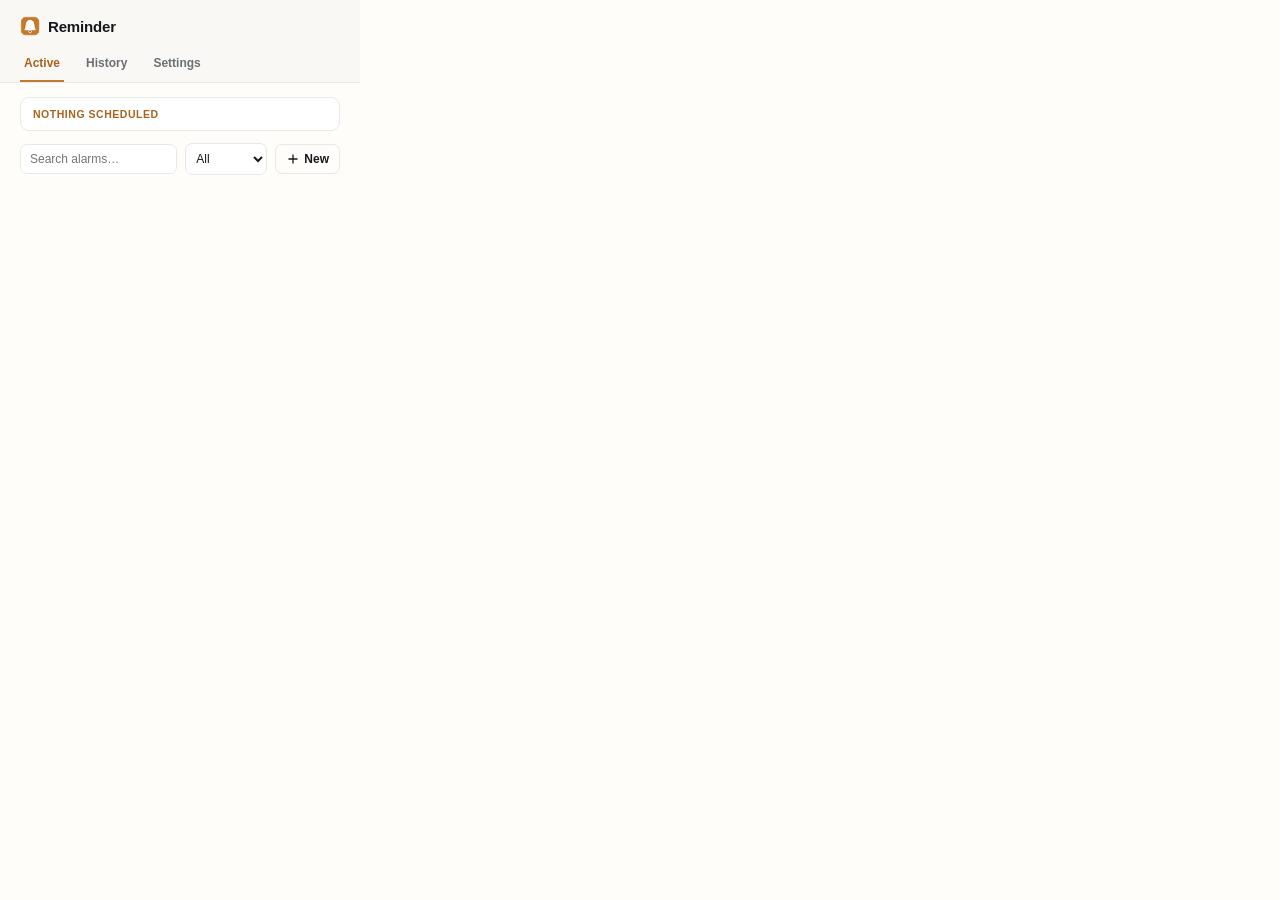
<file: index.html>
<!DOCTYPE html>
<html lang="en">
    <head>
        <meta charset="UTF-8" />
        <title>Reminder – Alarms &amp; Notifications</title>
        <link rel="stylesheet" href="style.css" />
    </head>

    <body data-theme="light">

        <header class="app-header">
            <div class="app-header__row">
                <div class="app-header__title">
                    <img class="bell-mark" src="icons/icon32.png" width="20" height="20" alt="" />
                    <h1>Reminder</h1>
                </div>
                <time id="liveClock" class="live-clock"></time>
            </div>

            <nav class="tab-bar" id="tabBar">
                <button type="button" class="tab-btn is-active" data-tab="active"> Active</button>
                <button type="button" class="tab-btn" data-tab="history">History</button>
                <button type="button" class="tab-btn" data-tab="settings">Settings</button>
            </nav>

        </header>


        <main>

            <section id="panel-active" class="panel">

                <div id="nextUp" class="next-up">
                    <span class="next-up__label">Nothing Scheduled</span>
                </div>

                <div class="toolbar">
                    <input type="search" id="searchInput" placeholder="Search alarms…" autocomplete="off" />

                    <select id="categoryFilter">
                        <option value="all">All</option>
                        <option value="work">Work</option>
                        <option value="personal">Personal</option>
                        <option value="health">Health</option>
                        <option value="other">Other</option>
                    </select>

                    <button type="button" id="toggleFormBtn" class="ghost-btn" aria-expanded="false" aria-label="New reminder">
                        <svg viewBox="0 0 24 24" width="14" height="14" fill="none" stroke="currentColor" stroke-width="2.2" stroke-linecap="round" stroke-linejoin="round"><path d="M12 5v14M5 12h14"/></svg>

                        New

                    </button>
                </div>

                <form id="reminderForm" class="reminder-form" novalidate hidden>
                    <div class="field">
                        <label for="taskInput">What's this about?</label>
                        <input type="text" id="taskInput" placeholder="e.g. Call the dentist" maxlength="200" autocomplete="off" />
                    </div>
                    <div class="field">
                        <label for="timeInput">When</label>
                        <input type="datetime-local" id="timeInput" />
                    </div>

                    <div class="field-row-inline">
                        <div class="field">
                            <label for="priorityInput">Priority</label>
                            <select id="priorityInput">
                                <option value="low">Low</option>
                                <option value="medium" selected>Medium</option>
                                <option value="high">High</option>
                            </select>
                        </div>

                        <div class="field">
                            <label for="categoryInput">Category</label>
                            <select id="categoryInput">
                                <option value="work">Work</option>
                                <option value="personal">Personal</option>
                                <option value="health">Health</option>
                                <option value="other" selected>Other</option>
                            </select>
                        </div>
                    </div>

                    <div class="field">
                        <label for="repeatInput">Repeat</label>
                        <select id="repeatInput">
                            <option value="none" selected>Doesn't repeat</option>
                            <option value="daily">Every Day</option>
                            <option value="weekly">Every Week</option>
                        </select>
                    </div>

                    <div class="form-actions">
                        <button type="submit" id="submitBtn" class="primary-btn">Set alarm</button>
                        <button type="button" id="cancelBtn" class="secondary-btn">Cancel</button>
                    </div>
                    <p id="formError" class="form-error" role="alert"></p>
                </form>

                <div id="listWrapper" class="list-wrapper">
                    <ul id="reminderList" class="reminder-list"></ul>
                    <div id="emptyState" class="empty-state">
                        <img src="icons/icon48.png" width="28" height="28" alt="" />
                        <p>No alarms set.<br>Add one above.</p>
                    </div>
                </div>
            </section>


            <section id="panel-history" class="panel" hidden>
                <div class="toolbar">
                    <span class="toolbar__label">Alarms that already fired</span>
                    <button type="button" id="clearHistoryBtn" class="ghost-btn danger-text">Clear</button>
                </div>

                <div class="list-wrapper">
                    <ul id="historyList" class="reminder-list"></ul>
                    <div id="historyEmpty" class="empty-state">
                        <p>Nothing here yet.</p>
                    </div>
                </div>
            </section>

            <section id="panel-settings" class="panel" hidden>
                <div class="settings-group">
                    <div class="settings-group__title">Appearance</div>
                    <label class="switch-row">
                        <span>Dark Mode</span>
                        <span class="switch">
                            <input type="checkbox" id="themeToggle" />
                            <span class="switch__track"></span>
                        </span>
                    </label>
                </div>

                <div class="settings-group">
                    <div class="settings-group__title">Notifications</div>
                    <label class="switch-row">
                        <span>Play Sound</span>
                        <span class="switch">
                            <input type="checkbox" id="soundToggle" checked />
                            <span class="switch__track"></span>
                        </span>
                    </label>

                    <label class="field-row">
                        <span>Snooze Length</span>
                        <span class="field-row__control">
                            <input type="number" id="snoozeInput" min="1" max="180" value="10" />
                            <span class="field-row__unit">min</span>
                        </span>
                    </label>
                </div>

                <div class="settings-group">
                    <div class="settings-group__title">Your data</div>
                    <div class="settings-actions">
                        <button type="button" id="exportBtn" class="secondary-btn">Export as JSON</button>
                        <button type="button" id="importBtn" class="secondary-btn">Import JSON</button>
                        <input type="file" id="importFile" accept="application/json" hidden />
                    </div>
                    <p id="importStatus" class="settings-status"></p>
                </div>

                <div class="settings-group">
                    <div class="settings-group__title">Reset</div>
                    <button type="button" id="clearAllBtn" class="danger-btn">Clear all active alarms</button>
                </div>

                <p class="version-tag">Reminder v1.3.0</p>
                <p class="about-tag">Made by Gaurab for Hack Club</p>
            </section>
        </main>

        <script src="popup.js"></script>
    </body>
</html>
</file>
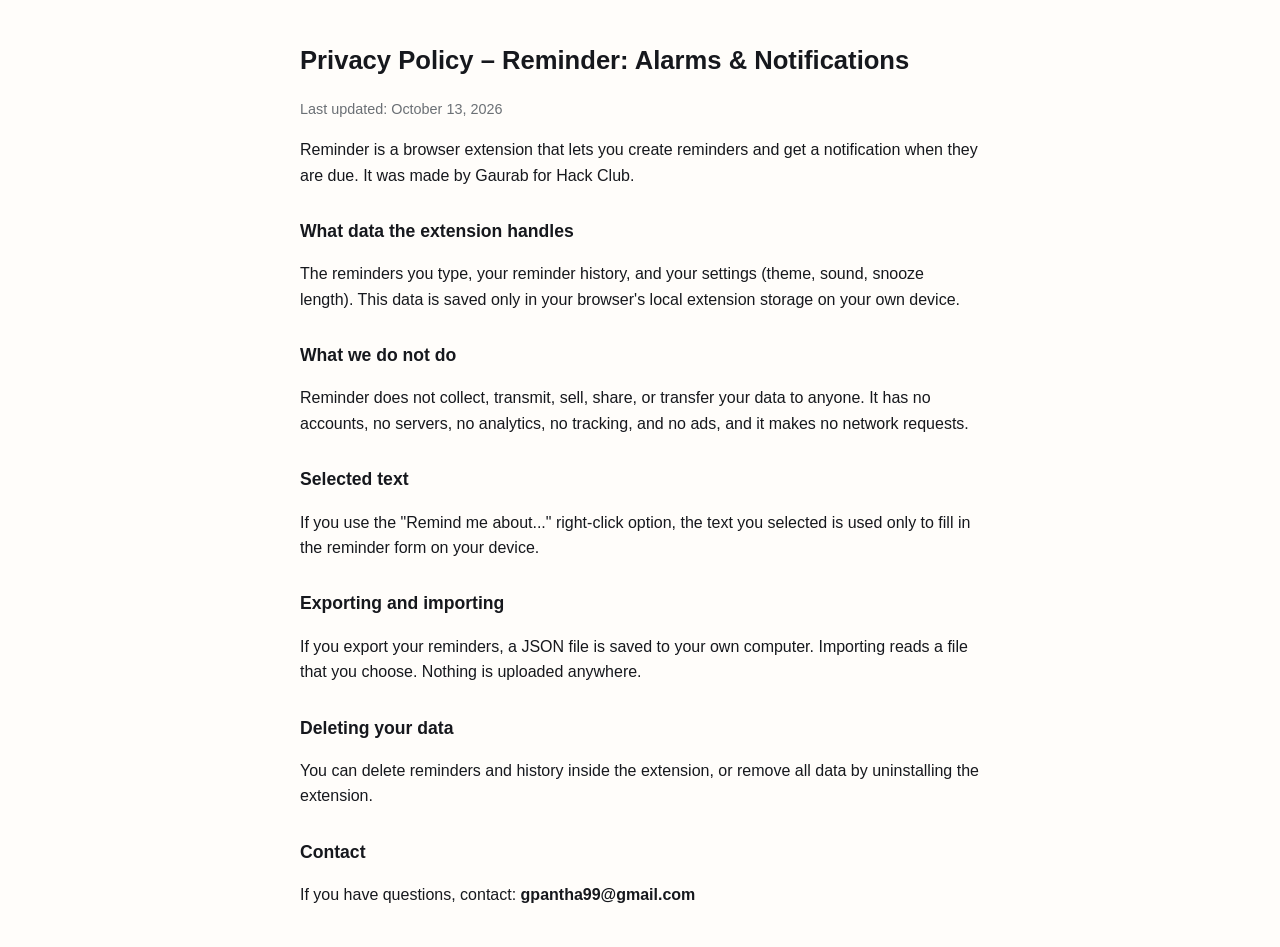
<file: privacy-policy.html>
<!DOCTYPE html>
<html lang="en">
<head>
<meta charset="UTF-8">
<meta name="viewport" content="width=device-width, initial-scale=1">
<title>Privacy Policy – Reminder: Alarms &amp; Notifications</title>
<style>
  body { font-family: -apple-system, "Segoe UI", Roboto, Arial, sans-serif; max-width: 680px; margin: 40px auto; padding: 0 20px; line-height: 1.6; color: #16181d; background: #fffdfa; }
  h1 { font-size: 1.6rem; } h2 { font-size: 1.1rem; margin-top: 1.8rem; }
  .meta { color: #6b7075; font-size: .9rem; }
</style>
</head>
<body>
<h1>Privacy Policy – Reminder: Alarms &amp; Notifications</h1>
<p class="meta">Last updated: October 13, 2026</p>

<p>Reminder is a browser extension that lets you create reminders and get a notification when they are due. It was made by Gaurab for Hack Club.</p>

<h2>What data the extension handles</h2>
<p>The reminders you type, your reminder history, and your settings (theme, sound, snooze length). This data is saved only in your browser's local extension storage on your own device.</p>

<h2>What we do not do</h2>
<p>Reminder does not collect, transmit, sell, share, or transfer your data to anyone. It has no accounts, no servers, no analytics, no tracking, and no ads, and it makes no network requests.</p>

<h2>Selected text</h2>
<p>If you use the "Remind me about..." right-click option, the text you selected is used only to fill in the reminder form on your device.</p>

<h2>Exporting and importing</h2>
<p>If you export your reminders, a JSON file is saved to your own computer. Importing reads a file that you choose. Nothing is uploaded anywhere.</p>

<h2>Deleting your data</h2>
<p>You can delete reminders and history inside the extension, or remove all data by uninstalling the extension.</p>

<h2>Contact</h2>
<p>If you have questions, contact: <strong>gpantha99@gmail.com</strong></p>
</body>
</html>
</file>
<file: style.css>
:root {
  --ink: #16181d;
  --ink-soft: #6b7075;
  --line: #e9e8e6;
  --line-soft: #f2f1ef;
  --paper: #fffdfa;
  --cream: #faf8f4;
  --amber: #c17a2f;
  --amber-deep: #a8631f;
  --amber-tint: rgba(193, 122, 47, 0.1);
  --danger: #c0483b;
  --field-bg: #ffffff;
  --radius: 10px;
  --ease: cubic-bezier(0.2, 0.7, 0.3, 1);
 
  --cat-work: #3b6fc1;
  --cat-personal: #c17a2f;
  --cat-health: #3f9142;
  --cat-other: #8a8f98;
 
  --pri-high: #c0483b;
  --pri-medium: #c17a2f;
  --pri-low: #b9b6ae;
}
 
body[data-theme="dark"] {
  --ink: #f1f0ed;
  --ink-soft: #9a9a9d;
  --line: #2c2e33;
  --line-soft: #24262b;
  --paper: #1a1b1e;
  --cream: #202226;
  --field-bg: #26282d;
  --amber-tint: rgba(193, 122, 47, 0.18);
}
 
* {
  box-sizing: border-box;
}
 
body {
  width: 360px;
  margin: 0;
  background: var(--paper);
  color: var(--ink);
  font-family: 'Inter', -apple-system, BlinkMacSystemFont, 'Segoe UI', sans-serif;
  font-size: 13px;
  -webkit-font-smoothing: antialiased;
  transition: background 0.2s var(--ease), color 0.2s var(--ease);
}
 

 
.app-header {
  padding: 16px 20px 0;
  background: var(--cream);
  border-bottom: 1px solid var(--line);
}
 
.app-header__row {
  display: flex;
  align-items: center;
  justify-content: space-between;
  padding-bottom: 12px;
}
 
.app-header__title {
  display: flex;
  align-items: center;
  gap: 8px;
}
 
.bell-mark {
  display: block;
  border-radius: 7px;
}
 
.app-header h1 {
  margin: 0;
  font-size: 15px;
  font-weight: 700;
  letter-spacing: -0.01em;
}
 
.live-clock {
  font-family: 'JetBrains Mono', ui-monospace, monospace;
  font-size: 13px;
  font-weight: 500;
  color: var(--ink-soft);
  font-variant-numeric: tabular-nums;
}
 

 
.tab-bar {
  display: flex;
  gap: 4px;
}
 
.tab-btn {
  appearance: none;
  border: none;
  background: none;
  font: inherit;
  font-weight: 600;
  font-size: 12px;
  color: var(--ink-soft);
  padding: 8px 4px 10px;
  cursor: pointer;
  border-bottom: 2px solid transparent;
  transition: color 0.12s var(--ease), border-color 0.12s var(--ease);
}
 
.tab-btn:not(:first-child) {
  margin-left: 14px;
}
 
.tab-btn.is-active {
  color: var(--amber-deep);
  border-bottom-color: var(--amber);
}
 

 
.panel {

  padding-bottom: 4px;
}
 

 
.next-up {
  margin: 14px 20px 0;
  padding: 10px 12px;
  background: var(--field-bg);
  border: 1px solid var(--line);
  border-radius: 9px;
  display: flex;
  flex-direction: column;
  gap: 2px;
}
 
.next-up__label {
  font-size: 10.5px;
  font-weight: 600;
  color: var(--amber-deep);
  text-transform: uppercase;
  letter-spacing: 0.05em;
}
 
.next-up__text {
  font-size: 13px;
  font-weight: 600;
  color: var(--ink);
  white-space: nowrap;
  overflow: hidden;
  text-overflow: ellipsis;
}
 
.next-up__time {
  font-family: 'JetBrains Mono', ui-monospace, monospace;
  font-size: 11px;
  color: var(--ink-soft);
}
 


.toolbar {
  display: flex;
  align-items: center;
  gap: 8px;
  padding: 12px 20px 0;
}

 
.toolbar__label {
  font-size: 11.5px;
  color: var(--ink-soft);
  flex: 1;

}
 
.toolbar input[type="search"] {
  flex: 1;
  min-width: 0;
  padding: 7px 9px;
  border: 1px solid var(--line);
  border-radius: 7px;
  background: var(--field-bg);
  color: var(--ink);
  font: inherit;
  font-size: 12px;
  outline: none;
}
 
.toolbar select {
  padding: 7px 6px;
  border: 1px solid var(--line);
  border-radius: 7px;
  background: var(--field-bg);
  color: var(--ink);
  font: inherit;
  font-size: 12px;
  outline: none;
  max-width: 96px;
}
 
.toolbar input[type="search"]:focus,
.toolbar select:focus {
  border-color: var(--amber);
  box-shadow: 0 0 0 3px var(--amber-tint);
}
 
.ghost-btn {
  display: inline-flex;
  align-items: center;
  gap: 4px;
  padding: 7px 10px;
  background: none;
  border: 1px solid var(--line);
  border-radius: 7px;
  color: var(--ink);
  font: inherit;
  font-size: 12px;
  font-weight: 600;
  cursor: pointer;
  white-space: nowrap;
  transition: background 0.12s var(--ease), border-color 0.12s var(--ease);
}
 
.ghost-btn:hover {
  background: var(--line-soft);
  border-color: var(--ink-soft);
}
 
.ghost-btn.danger-text {
  color: var(--danger);
}
 


 
.reminder-form {
  margin: 12px 20px 0;
  padding: 14px;
  border: 1px solid var(--line);
  border-radius: 10px;
  background: var(--field-bg);
  display: flex;
  flex-direction: column;
  gap: 11px;
}
 
.field {
  display: flex;
  flex-direction: column;
  gap: 5px;
  flex: 1;
}

.field-row-inline {
  display: flex;
  gap: 10px;
}

.field label {
  font-size: 11px;
  font-weight: 600;
  color: var(--ink-soft);
  text-transform: uppercase;
  letter-spacing: 0.04em;
}

input[type="text"],
input[type="number"],
input[type="datetime-local"],
select {
  padding: 9px 10px;
  border: 1px solid var(--line);
  border-radius: 8px;
  background: var(--field-bg);
  font: inherit;
  color: var(--ink);
  outline: none;
  transition: border-color 0.15s var(--ease), box-shadow 0.15s var(--ease);
}
input[type="text"]::placeholder {
  color: #b3b0aa;
}

input:focus,
select:focus {
  border-color: var(--amber);
  box-shadow: 0 0 0 3px var(--amber-tint);
}

.primary-btn {
  margin-top: 2px;
  padding: 9px 12px;
  background: var(--ink);
  color: var(--paper);
  border: none;
  border-radius: 8px;
  font: inherit;
  font-weight: 600;
  font-size: 12.5px;
  cursor: pointer;
  display: inline-flex;
  align-items: center;
  justify-content: center;
  gap: 6px;
  transition: transform 0.12s var(--ease), opacity 0.15s var(--ease);
}

.primary-btn:hover {
  opacity: 0.88;
}

.primary-btn:active {
  transform: scale(0.98);
}

.form-error {
  margin: 0;
  min-height: 14px;
  font-size: 11px;
  color: var(--danger);
}


.list-wrapper {
  max-height: 232px;
  overflow-y: auto;
  contain: content;
  margin-top: 6px;
}
 
.list-wrapper::-webkit-scrollbar {
  width: 6px;
}
 
.list-wrapper::-webkit-scrollbar-thumb {
  background: var(--line);
  border-radius: 10px;
}
 
.reminder-list {
  list-style: none;
  margin: 0;
  padding: 6px 0;
}
 
.reminder-item {
  display: flex;
  align-items: flex-start;
  gap: 10px;
  padding: 10px 20px 10px 17px;
  border-left: 3px solid transparent;
  transition: background 0.12s var(--ease);
}
 
.reminder-item:hover {
  background: var(--line-soft);
}
 
.reminder-item:not(:last-child) {
  border-bottom: 1px solid var(--line-soft);
}
 
.reminder-item.is-soon .reminder-dot {
  box-shadow: 0 0 0 3px var(--amber-tint);
}
 
.reminder-dot {
  width: 8px;
  height: 8px;
  border-radius: 50%;
  margin-top: 5px;
  flex-shrink: 0;
}
 
.reminder-body {
  flex: 1;
  min-width: 0;
}
 
.reminder-text {
  font-size: 13px;
  font-weight: 500;
  line-height: 1.4;
  word-break: break-word;
}
 
.reminder-meta {
  margin-top: 3px;
  display: flex;
  align-items: center;
  gap: 6px;
  flex-wrap: wrap;
}
 
.reminder-time {
  font-size: 11px;
  font-family: 'JetBrains Mono', ui-monospace, monospace;
  color: var(--ink-soft);
}
 
.repeat-chip {
  font-size: 10px;
  font-weight: 600;
  color: var(--amber-deep);
  background: var(--amber-tint);
  padding: 1px 6px;
  border-radius: 10px;
}
 
.delete-btn {
  background: none;
  border: none;
  padding: 3px;
  border-radius: 6px;
  color: #c9c6bf;
  cursor: pointer;
  flex-shrink: 0;
  display: grid;
  place-items: center;
  transition: color 0.12s var(--ease), background 0.12s var(--ease);
}
 
.delete-btn:hover {
  color: var(--danger);
  background: rgba(192, 72, 59, 0.09);
}
 

 
.empty-state {
  display: none;
  flex-direction: column;
  align-items: center;
  gap: 10px;
  padding: 26px 20px 24px;
  text-align: center;
  opacity: 0.6;
}
 
.empty-state p {
  margin: 0;
  font-size: 12px;
  line-height: 1.5;
  color: var(--ink-soft);
}
 

 
.settings-group {
  padding: 14px 20px;
  border-bottom: 1px solid var(--line-soft);
}
 
.settings-group:last-of-type {
  border-bottom: none;
}
 
.settings-group__title {
  font-size: 11px;
  font-weight: 700;
  color: var(--ink-soft);
  text-transform: uppercase;
  letter-spacing: 0.05em;
  margin-bottom: 10px;
}
 
.switch-row {
  display: flex;
  align-items: center;
  justify-content: space-between;
  padding: 4px 0;
  font-size: 13px;
}
 
.switch {
  position: relative;
  display: inline-block;
  width: 34px;
  height: 20px;
  flex-shrink: 0;
}
 
.switch input {
  opacity: 0;
  width: 0;
  height: 0;
  position: absolute;
}
 
.switch__track {
  position: absolute;
  inset: 0;
  background: var(--line);
  border-radius: 20px;
  transition: background 0.15s var(--ease);
}
 
.switch__track::before {
  content: '';
  position: absolute;
  width: 16px;
  height: 16px;
  left: 2px;
  top: 2px;
  background: var(--paper);
  border-radius: 50%;
  transition: transform 0.15s var(--ease);
  box-shadow: 0 1px 2px rgba(0, 0, 0, 0.25);
}
 
.switch input:checked + .switch__track {
  background: var(--amber);
}
 
.switch input:checked + .switch__track::before {
  transform: translateX(14px);
}
 
.field-row {
  display: flex;
  align-items: center;
  justify-content: space-between;
  padding: 8px 0 4px;
  font-size: 13px;
}
 
.field-row__control {
  display: flex;
  align-items: center;
  gap: 6px;
}
 
.field-row__control input[type="number"] {
  width: 56px;
  padding: 6px 8px;
  text-align: right;
}
 
.field-row__unit {
  font-size: 11px;
  color: var(--ink-soft);
}
 
.settings-actions {
  display: flex;
  gap: 8px;
}
 
.secondary-btn {
  flex: 1;
  padding: 8px 10px;
  border: 1px solid var(--line);
  border-radius: 8px;
  background: var(--field-bg);
  color: var(--ink);
  font: inherit;
  font-size: 12px;
  font-weight: 600;
  cursor: pointer;
  transition: background 0.12s var(--ease);
}
 
.secondary-btn:hover {
  background: var(--line-soft);
}

.danger-btn {
  width: 100%;
  padding: 9px 10px;
  border: 1px solid rgba(192, 72, 59, 0.35);
  border-radius: 8px;
  background: rgba(192, 72, 59, 0.06);
  color: var(--danger);
  font: inherit;
  font-size: 12.5px;
  font-weight: 600;
  cursor: pointer;
  transition: background 0.12s var(--ease);
}

.danger-btn:hover {
  background: rgba(192, 72, 59, 0.14);


.settings-status {
  margin: 8px 0 0;
  font-size: 11px;
  color: var(--ink-soft);
  min-height: 14px;
}}

.version-tag {
  text-align: center;
  font-size: 10.5px;
  color: var(--ink-soft);
  opacity: 0.6;
  padding: 12px 0 4px;
  margin: 0;
}

/* ---- additions: edit button, form actions, credit ---- */
.edit-btn {
  background: none;
  border: none;
  padding: 3px;
  border-radius: 6px;
  color: #c9c6bf;
  cursor: pointer;
  flex-shrink: 0;
  display: grid;
  place-items: center;
  transition: color 0.12s var(--ease), background 0.12s var(--ease);
}

.edit-btn:hover {
  color: var(--amber-deep);
  background: var(--amber-tint);
}

.edit-btn:focus-visible,
.delete-btn:focus-visible {
  outline: 2px solid var(--amber);
  outline-offset: 1px;
}

.form-actions {
  display: flex;
  gap: 8px;
}

.form-actions .primary-btn {
  flex: 1;
  justify-content: center;
}

.form-actions .secondary-btn {
  flex: 0 0 auto;
  padding: 8px 16px;
}

.about-tag {
  text-align: center;
  font-size: 10.5px;
  color: var(--ink-soft);
  opacity: 0.8;
  padding: 0 0 14px;
  margin: 0;
}

[hidden] {
  display: none !important;
}
</file>
